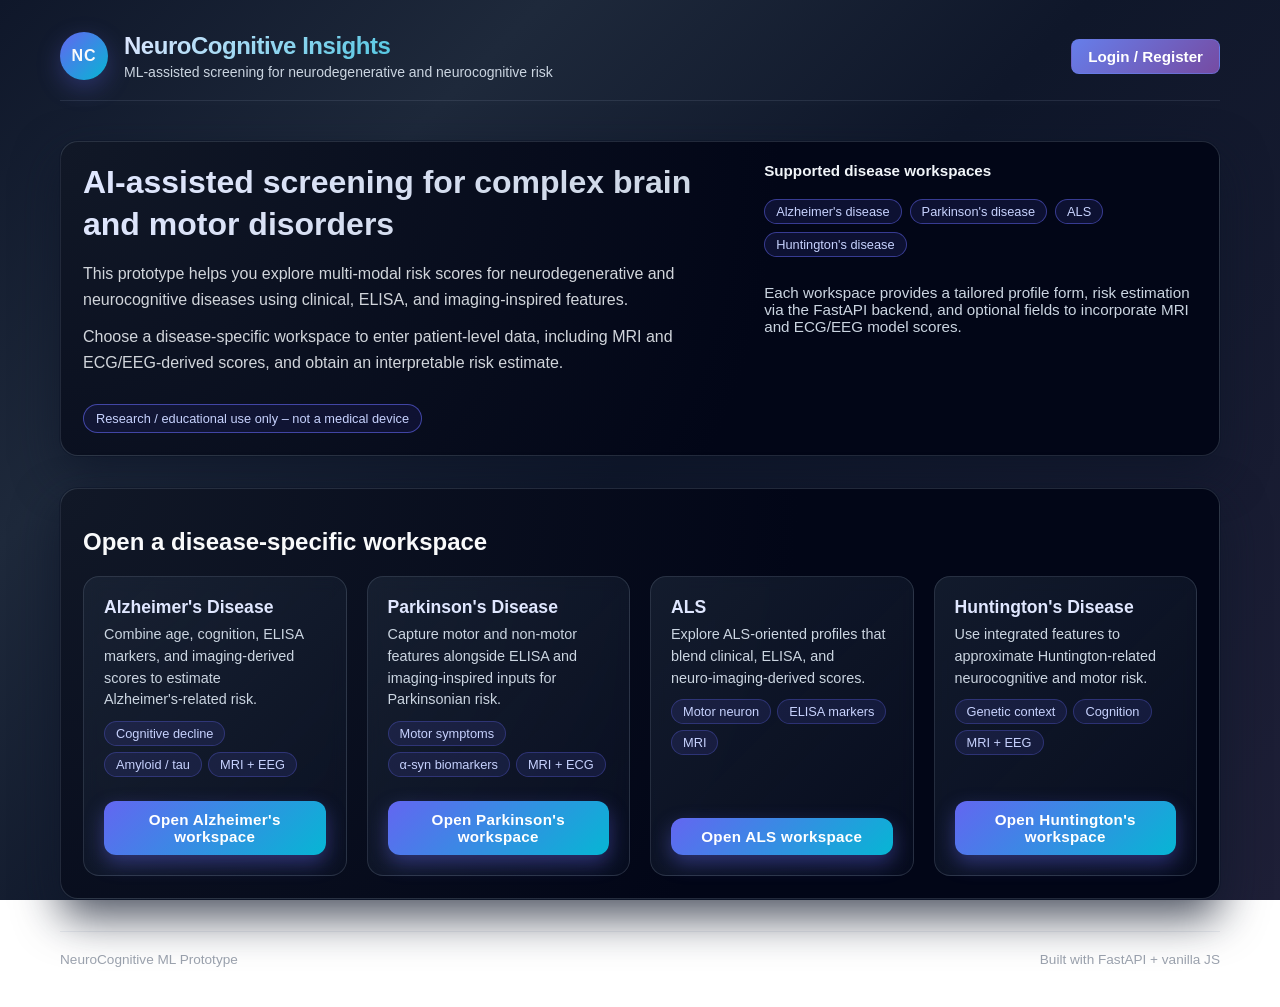
<file: frontend/index.html>
<!DOCTYPE html>
<html lang="en">
  <head>
    <meta charset="UTF-8" />
    <title>NeuroCognitive Insights – Home</title>
    <meta name="viewport" content="width=device-width, initial-scale=1" />
    <link rel="stylesheet" href="styles.css" />
  </head>
  <body>
    <div class="bg-animation">
      <div class="bg-shape bg-shape-1"></div>
      <div class="bg-shape bg-shape-2"></div>
      <div class="bg-shape bg-shape-3"></div>
    </div>
    <div class="app-shell">
      <header class="app-header">
        <div class="brand">
          <div class="logo-circle">NC</div>
          <div class="brand-text">
            <h1>NeuroCognitive Insights</h1>
            <p>ML-assisted screening for neurodegenerative and neurocognitive risk</p>
          </div>
        </div>
        <div class="header-auth">
          <span id="user-name" class="user-name" style="display: none;"></span>
          <button id="logout-btn" class="auth-btn logout-btn" style="display: none;">Logout</button>
          <a href="auth.html" id="login-link" class="auth-btn login-btn">Login / Register</a>
        </div>
      </header>

      <main class="app-main">
        <section class="card hero-card">
          <div class="hero-text">
            <h2>AI‑assisted screening for complex brain and motor disorders</h2>
            <p>
              This prototype helps you explore multi‑modal risk scores for
              neurodegenerative and neurocognitive diseases using clinical,
              ELISA, and imaging-inspired features.
            </p>
            <p>
              Choose a disease‑specific workspace to enter patient‑level data,
              including MRI and ECG/EEG‑derived scores, and obtain an
              interpretable risk estimate.
            </p>
            <div class="tagline">
              <span>Research / educational use only – not a medical device</span>
            </div>
          </div>
          <div class="hero-aside">
            <strong>Supported disease workspaces</strong>
            <div class="pill-row">
              <span class="pill">Alzheimer's disease</span>
              <span class="pill">Parkinson's disease</span>
              <span class="pill">ALS</span>
              <span class="pill">Huntington's disease</span>
            </div>
            <p>
              Each workspace provides a tailored profile form, risk estimation
              via the FastAPI backend, and optional fields to incorporate MRI
              and ECG/EEG model scores.
            </p>
          </div>
        </section>

        <section class="card">
          <h2>Open a disease‑specific workspace</h2>
          <div class="disease-grid">
            <article class="disease-card">
              <div>
                <h3>Alzheimer's Disease</h3>
                <p>
                  Combine age, cognition, ELISA markers, and imaging‑derived
                  scores to estimate Alzheimer's‑related risk.
                </p>
                <div class="disease-meta">
                  <span class="chip">Cognitive decline</span>
                  <span class="chip">Amyloid / tau</span>
                  <span class="chip">MRI + EEG</span>
                </div>
              </div>
              <div class="disease-link">
                <a href="alzheimers.html">
                  <button type="button">Open Alzheimer's workspace</button>
                </a>
              </div>
            </article>

            <article class="disease-card">
              <div>
                <h3>Parkinson's Disease</h3>
                <p>
                  Capture motor and non‑motor features alongside ELISA and
                  imaging‑inspired inputs for Parkinsonian risk.
                </p>
                <div class="disease-meta">
                  <span class="chip">Motor symptoms</span>
                  <span class="chip">α‑syn biomarkers</span>
                  <span class="chip">MRI + ECG</span>
                </div>
              </div>
              <div class="disease-link">
                <a href="parkinsons.html">
                  <button type="button">Open Parkinson's workspace</button>
                </a>
              </div>
            </article>

            <article class="disease-card">
              <div>
                <h3>ALS</h3>
                <p>
                  Explore ALS‑oriented profiles that blend clinical, ELISA, and
                  neuro‑imaging‑derived scores.
                </p>
                <div class="disease-meta">
                  <span class="chip">Motor neuron</span>
                  <span class="chip">ELISA markers</span>
                  <span class="chip">MRI</span>
                </div>
              </div>
              <div class="disease-link">
                <a href="als.html">
                  <button type="button">Open ALS workspace</button>
                </a>
              </div>
            </article>

            <article class="disease-card">
              <div>
                <h3>Huntington's Disease</h3>
                <p>
                  Use integrated features to approximate Huntington‑related
                  neurocognitive and motor risk.
                </p>
                <div class="disease-meta">
                  <span class="chip">Genetic context</span>
                  <span class="chip">Cognition</span>
                  <span class="chip">MRI + EEG</span>
                </div>
              </div>
              <div class="disease-link">
                <a href="huntington.html">
                  <button type="button">Open Huntington's workspace</button>
                </a>
              </div>
            </article>
          </div>
        </section>
      </main>

      <footer class="app-footer">
        <span>NeuroCognitive ML Prototype</span>
        <span>Built with FastAPI + vanilla JS</span>
      </footer>
    </div>
  </body>
</html>
</file>
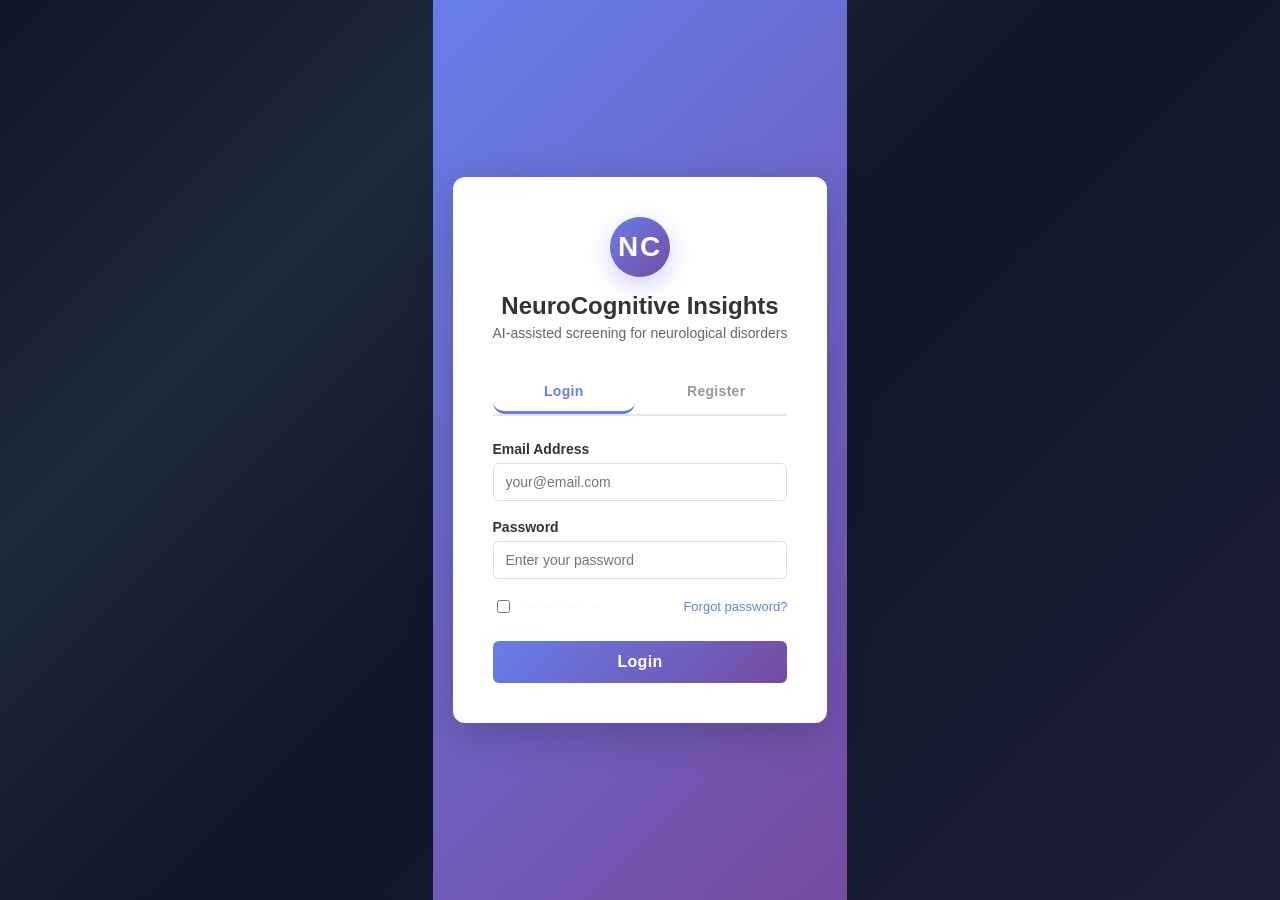
<file: frontend/auth.html>
<!DOCTYPE html>
<html lang="en">
<head>
    <meta charset="UTF-8" />
    <title>NeuroCognitive Insights – Login/Register</title>
    <meta name="viewport" content="width=device-width, initial-scale=1" />
    <link rel="stylesheet" href="styles.css" />
    <style>
        .auth-container {
            display: flex;
            justify-content: center;
            align-items: center;
            min-height: 100vh;
            background: linear-gradient(135deg, #667eea 0%, #764ba2 100%);
            padding: 20px;
        }

        .auth-card {
            background: white;
            border-radius: 12px;
            box-shadow: 0 10px 40px rgba(0, 0, 0, 0.2);
            width: 100%;
            max-width: 400px;
            padding: 40px;
            animation: slideIn 0.3s ease-out;
        }

        @keyframes slideIn {
            from {
                opacity: 0;
                transform: translateY(20px);
            }
            to {
                opacity: 1;
                transform: translateY(0);
            }
        }

        .auth-header {
            text-align: center;
            margin-bottom: 30px;
        }

        .auth-header .logo-circle {
            width: 60px;
            height: 60px;
            border-radius: 50%;
            background: linear-gradient(135deg, #667eea 0%, #764ba2 100%);
            color: white;
            display: flex;
            align-items: center;
            justify-content: center;
            font-size: 28px;
            font-weight: bold;
            margin: 0 auto 15px;
        }

        .auth-header h1 {
            margin: 0;
            color: #333;
            font-size: 24px;
        }

        .auth-header p {
            margin: 5px 0 0;
            color: #666;
            font-size: 14px;
        }

        .auth-tabs {
            display: flex;
            gap: 10px;
            margin-bottom: 25px;
            border-bottom: 2px solid #e5e5e5;
        }

        .auth-tab {
            flex: 1;
            padding: 12px;
            border: none;
            background: none;
            cursor: pointer;
            font-size: 14px;
            font-weight: 600;
            color: #999;
            border-bottom: 3px solid transparent;
            transition: all 0.3s ease;
        }

        .auth-tab.active {
            color: #667eea;
            border-bottom-color: #667eea;
        }

        .auth-form-section {
            display: none;
        }

        .auth-form-section.active {
            display: block;
        }

        .form-group {
            margin-bottom: 18px;
        }

        .form-group label {
            display: block;
            margin-bottom: 6px;
            color: #333;
            font-weight: 600;
            font-size: 14px;
        }

        .form-group input {
            width: 100%;
            padding: 10px 12px;
            border: 1px solid #ddd;
            border-radius: 6px;
            font-size: 14px;
            transition: border-color 0.3s ease;
            box-sizing: border-box;
        }

        .form-group input:focus {
            outline: none;
            border-color: #667eea;
            box-shadow: 0 0 0 3px rgba(102, 126, 234, 0.1);
        }

        .form-group input.error {
            border-color: #dc3545;
        }

        .error-message {
            color: #dc3545;
            font-size: 12px;
            margin-top: 4px;
            display: none;
        }

        .error-message.show {
            display: block;
        }

        .form-group input.error ~ .error-message {
            display: block;
        }

        .submit-btn {
            width: 100%;
            padding: 12px;
            background: linear-gradient(135deg, #667eea 0%, #764ba2 100%);
            color: white;
            border: none;
            border-radius: 6px;
            font-size: 16px;
            font-weight: 600;
            cursor: pointer;
            transition: transform 0.2s ease, box-shadow 0.2s ease;
            margin-top: 10px;
        }

        .submit-btn:hover:not(:disabled) {
            transform: translateY(-2px);
            box-shadow: 0 5px 20px rgba(102, 126, 234, 0.4);
        }

        .submit-btn:disabled {
            opacity: 0.6;
            cursor: not-allowed;
        }

        .info-message {
            padding: 10px;
            border-radius: 6px;
            font-size: 14px;
            margin-bottom: 15px;
            display: none;
        }

        .info-message.show {
            display: block;
        }

        .info-message.success {
            background: #d4edda;
            color: #155724;
            border: 1px solid #c3e6cb;
        }

        .info-message.error {
            background: #f8d7da;
            color: #721c24;
            border: 1px solid #f5c6cb;
        }

        .remember-forgot {
            display: flex;
            justify-content: space-between;
            align-items: center;
            font-size: 13px;
            margin-bottom: 15px;
        }

        .remember-forgot a {
            color: #667eea;
            text-decoration: none;
        }

        .remember-forgot a:hover {
            text-decoration: underline;
        }

        .checkbox-group {
            display: flex;
            align-items: center;
            gap: 6px;
        }

        .checkbox-group input[type="checkbox"] {
            width: auto;
            cursor: pointer;
        }

        .form-footer {
            text-align: center;
            margin-top: 20px;
            font-size: 14px;
            color: #666;
        }

        .form-footer a {
            color: #667eea;
            text-decoration: none;
            font-weight: 600;
        }

        .form-footer a:hover {
            text-decoration: underline;
        }
    </style>
</head>
<body>
    <div class="auth-container">
        <div class="auth-card">
            <div class="auth-header">
                <div class="logo-circle">NC</div>
                <h1>NeuroCognitive Insights</h1>
                <p>AI-assisted screening for neurological disorders</p>
            </div>

            <div class="auth-tabs">
                <button class="auth-tab active" data-tab="login">Login</button>
                <button class="auth-tab" data-tab="register">Register</button>
            </div>

            <!-- LOGIN FORM -->
            <form id="login-form" class="auth-form-section active">
                <div id="login-message" class="info-message"></div>

                <div class="form-group">
                    <label for="login-email">Email Address</label>
                    <input type="email" id="login-email" name="email" placeholder="your@email.com" required />
                    <span class="error-message">Please enter a valid email</span>
                </div>

                <div class="form-group">
                    <label for="login-password">Password</label>
                    <input type="password" id="login-password" name="password" placeholder="Enter your password" required />
                    <span class="error-message">Password is required</span>
                </div>

                <div class="remember-forgot">
                    <label class="checkbox-group">
                        <input type="checkbox" id="remember-me" name="remember" />
                        <span>Remember me</span>
                    </label>
                    <a href="#forgot-password">Forgot password?</a>
                </div>

                <button type="submit" class="submit-btn">Login</button>
            </form>

            <!-- REGISTER FORM -->
            <form id="register-form" class="auth-form-section">
                <div id="register-message" class="info-message"></div>

                <div class="form-group">
                    <label for="register-name">Full Name</label>
                    <input type="text" id="register-name" name="full_name" placeholder="John Doe" required />
                    <span class="error-message">Full name is required</span>
                </div>

                <div class="form-group">
                    <label for="register-email">Email Address</label>
                    <input type="email" id="register-email" name="email" placeholder="your@email.com" required />
                    <span class="error-message">Please enter a valid email</span>
                </div>

                <div class="form-group">
                    <label for="register-password">Password</label>
                    <input type="password" id="register-password" name="password" placeholder="Min. 8 characters" required />
                    <span class="error-message">Password must be at least 8 characters</span>
                </div>

                <div class="form-group">
                    <label for="register-confirm">Confirm Password</label>
                    <input type="password" id="register-confirm" name="confirm_password" placeholder="Confirm your password" required />
                    <span class="error-message">Passwords do not match</span>
                </div>

                <label class="checkbox-group" style="margin-bottom: 15px;">
                    <input type="checkbox" id="terms" name="terms" required />
                    <span>I agree to the Terms and Conditions</span>
                </label>

                <button type="submit" class="submit-btn">Register</button>
            </form>
        </div>
    </div>

    <script>
        const API_BASE_URL = "http://localhost:8000";

        // Tab switching
        document.querySelectorAll(".auth-tab").forEach(tab => {
            tab.addEventListener("click", () => {
                const tabName = tab.dataset.tab;
                
                // Update active tab
                document.querySelectorAll(".auth-tab").forEach(t => t.classList.remove("active"));
                tab.classList.add("active");

                // Update active form
                document.querySelectorAll(".auth-form-section").forEach(form => {
                    form.classList.remove("active");
                });
                document.getElementById(`${tabName}-form`).classList.add("active");
            });
        });

        // Login form submission
        document.getElementById("login-form").addEventListener("submit", async (e) => {
            e.preventDefault();

            const email = document.getElementById("login-email").value;
            const password = document.getElementById("login-password").value;
            const rememberMe = document.getElementById("remember-me").checked;

            try {
                const response = await fetch(`${API_BASE_URL}/auth/login`, {
                    method: "POST",
                    headers: { "Content-Type": "application/json" },
                    body: JSON.stringify({ email, password }),
                });

                const data = await response.json();

                if (response.ok) {
                    // Store token and user info
                    localStorage.setItem("token", data.token);
                    localStorage.setItem("user", JSON.stringify(data.user));
                    if (rememberMe) {
                        localStorage.setItem("rememberMe", "true");
                    }

                    showMessage("login-message", "Login successful! Redirecting...", "success");
                    setTimeout(() => {
                        window.location.href = "index.html";
                    }, 1500);
                } else {
                    showMessage("login-message", data.detail || "Login failed", "error");
                }
            } catch (error) {
                showMessage("login-message", "Network error. Please try again.", "error");
            }
        });

        // Register form submission
        document.getElementById("register-form").addEventListener("submit", async (e) => {
            e.preventDefault();

            const fullName = document.getElementById("register-name").value;
            const email = document.getElementById("register-email").value;
            const password = document.getElementById("register-password").value;
            const confirmPassword = document.getElementById("register-confirm").value;

            // Validate passwords match
            if (password !== confirmPassword) {
                showMessage("register-message", "Passwords do not match", "error");
                return;
            }

            // Validate password length
            if (password.length < 8) {
                showMessage("register-message", "Password must be at least 8 characters", "error");
                return;
            }

            try {
                const response = await fetch(`${API_BASE_URL}/auth/register`, {
                    method: "POST",
                    headers: { "Content-Type": "application/json" },
                    body: JSON.stringify({ full_name: fullName, email, password }),
                });

                const data = await response.json();

                if (response.ok) {
                    showMessage("register-message", "Registration successful! Redirecting to login...", "success");
                    setTimeout(() => {
                        document.querySelector('[data-tab="login"]').click();
                        document.getElementById("login-email").value = email;
                    }, 1500);
                } else {
                    showMessage("register-message", data.detail || "Registration failed", "error");
                }
            } catch (error) {
                showMessage("register-message", "Network error. Please try again.", "error");
            }
        });

        function showMessage(elementId, message, type) {
            const element = document.getElementById(elementId);
            element.textContent = message;
            element.className = `info-message show ${type}`;
            
            if (type === "error") {
                setTimeout(() => {
                    element.classList.remove("show");
                }, 5000);
            }
        }

        // Auto-fill login if remember me was checked
        window.addEventListener("load", () => {
            if (localStorage.getItem("rememberMe") === "true") {
                const user = JSON.parse(localStorage.getItem("user") || "{}");
                if (user.email) {
                    document.getElementById("login-email").value = user.email;
                    document.getElementById("remember-me").checked = true;
                }
            }
        });
    </script>
</body>
</html>
</file>
<file: frontend/styles.css>
*,
*::before,
*::after {
  box-sizing: border-box;
}

html,
body {
  margin: 0;
  padding: 0;
  font-family: "Inter", -apple-system, BlinkMacSystemFont, "Segoe UI", sans-serif;
  background: linear-gradient(135deg, #0f172a 0%, #1e293b 25%, #0f172a 50%, #1e1f37 100%);
  background-attachment: fixed;
  color: #f9fafb;
  min-height: 100vh;
}

body {
  display: flex;
  justify-content: center;
  align-items: stretch;
}

.app-shell {
  max-width: 1200px;
  width: 100%;
  padding: 32px 20px 40px;
}

.app-header {
  display: flex;
  align-items: center;
  justify-content: space-between;
  margin-bottom: 40px;
  padding-bottom: 20px;
  border-bottom: 1px solid rgba(148, 163, 184, 0.15);
}

.header-auth {
  display: flex;
  align-items: center;
  gap: 16px;
}

.user-name {
  color: #cbd5e1;
  font-size: 0.95rem;
  font-weight: 500;
}

.auth-btn {
  padding: 8px 16px;
  border-radius: 8px;
  border: none;
  font-size: 0.95rem;
  font-weight: 600;
  cursor: pointer;
  transition: all 0.3s ease;
  text-decoration: none;
  display: inline-block;
}

.login-btn {
  background: linear-gradient(135deg, #667eea 0%, #764ba2 100%);
  color: white;
  border: 1px solid rgba(102, 126, 234, 0.5);
}

.login-btn:hover {
  transform: translateY(-2px);
  box-shadow: 0 5px 15px rgba(102, 126, 234, 0.4);
}

.logout-btn {
  background: rgba(220, 53, 69, 0.15);
  color: #f87171;
  border: 1px solid rgba(220, 53, 69, 0.5);
}

.logout-btn:hover {
  background: rgba(220, 53, 69, 0.25);
  transform: translateY(-2px);
}

.brand {
  display: flex;
  align-items: center;
  gap: 16px;
}

.logo-circle {
  width: 48px;
  height: 48px;
  border-radius: 999px;
  background: linear-gradient(135deg, #6366f1, #06b6d4);
  display: flex;
  align-items: center;
  justify-content: center;
  font-size: 1rem;
  font-weight: 700;
  letter-spacing: 0.06em;
  box-shadow: 0 8px 24px rgba(99, 102, 241, 0.3);
  animation: float 3s ease-in-out infinite;
}

@keyframes float {
  0%, 100% { transform: translateY(0px); }
  50% { transform: translateY(-8px); }
}

.brand-text h1 {
  margin: 0;
  font-size: 1.5rem;
  font-weight: 700;
  background: linear-gradient(135deg, #e0e7ff, #06b6d4);
  -webkit-background-clip: text;
  -webkit-text-fill-color: transparent;
  background-clip: text;
  letter-spacing: -0.02em;
}

.brand-text p {
  margin: 4px 0 0;
  font-size: 0.875rem;
  color: #cbd5e1;
  font-weight: 400;
}

.app-main {
  display: flex;
  flex-direction: column;
  gap: 32px;
}

.card {
  border-radius: 16px;
  padding: 28px;
  border: 1px solid rgba(148, 163, 184, 0.2);
  background: linear-gradient(135deg, rgba(15, 23, 42, 0.6) 0%, rgba(30, 41, 59, 0.4) 100%);
  backdrop-filter: blur(10px);
  box-shadow: 0 8px 32px rgba(0, 0, 0, 0.3);
  transition: all 0.3s ease;
}

.card:hover {
  border-color: rgba(148, 163, 184, 0.3);
  box-shadow: 0 12px 48px rgba(99, 102, 241, 0.2);
}

.hero-card {
  display: grid;
  grid-template-columns: minmax(0, 1.2fr) minmax(0, 0.8fr);
  gap: 32px;
}

.hero-text h2 {
  margin: 0 0 16px;
  font-size: 2rem;
  font-weight: 700;
  background: linear-gradient(135deg, #e0e7ff, #cbd5e1);
  -webkit-background-clip: text;
  -webkit-text-fill-color: transparent;
  background-clip: text;
  line-height: 1.3;
}

.hero-text p {
  margin: 12px 0;
  font-size: 1rem;
  color: #d1d5db;
  line-height: 1.6;
}

.tagline {
  margin-top: 16px;
  display: inline-flex;
  align-items: center;
  gap: 6px;
  padding: 6px 12px;
  border-radius: 999px;
  border: 1px solid rgba(99, 102, 241, 0.6);
  background: rgba(79, 70, 229, 0.1);
  font-size: 0.8rem;
  color: #c7d2fe;
}

.hero-aside {
  display: flex;
  flex-direction: column;
  gap: 12px;
  font-size: 0.95rem;
  color: #cbd5e1;
}

.hero-aside strong {
  color: #f1f5f9;
  font-weight: 600;
}

.pill-row {
  display: flex;
  flex-wrap: wrap;
  gap: 8px;
  margin-top: 8px;
}

.pill {
  padding: 4px 11px;
  border-radius: 999px;
  background: rgba(99, 102, 241, 0.12);
  border: 1px solid rgba(99, 102, 241, 0.5);
  font-size: 0.8rem;
  color: #c7d2fe;
  font-weight: 500;
}

.disease-grid {
  margin-top: 16px;
  display: grid;
  grid-template-columns: repeat(4, minmax(0, 1fr));
  gap: 20px;
}

.disease-card {
  border-radius: 16px;
  padding: 20px;
  background: linear-gradient(135deg, rgba(30, 41, 59, 0.6) 0%, rgba(15, 23, 42, 0.4) 100%);
  border: 1px solid rgba(148, 163, 184, 0.2);
  display: flex;
  flex-direction: column;
  justify-content: space-between;
  gap: 12px;
  cursor: pointer;
  transition: all 0.3s ease;
  backdrop-filter: blur(8px);
}

.disease-card:hover {
  border-color: rgba(99, 102, 241, 0.5);
  background: linear-gradient(135deg, rgba(30, 41, 59, 0.8) 0%, rgba(15, 23, 42, 0.6) 100%);
  transform: translateY(-4px);
  box-shadow: 0 12px 32px rgba(99, 102, 241, 0.25);
}

.disease-card h3 {
  margin: 0;
  font-size: 1.1rem;
  font-weight: 700;
  color: #e0e7ff;
}

.disease-card p {
  margin: 6px 0 0;
  font-size: 0.9rem;
  color: #cbd5e1;
  line-height: 1.5;
}

.disease-meta {
  display: flex;
  flex-wrap: wrap;
  gap: 6px;
  margin-top: 10px;
}

.disease-link {
  margin-top: 12px;
}

.disease-link a {
  text-decoration: none;
}

.disease-link button {
  width: 100%;
}

.card {
  background: radial-gradient(circle at top left, #111827 0, #020617 60%);
  border-radius: 18px;
  border: 1px solid rgba(148, 163, 184, 0.22);
  box-shadow:
    0 18px 45px rgba(15, 23, 42, 0.75),
    0 0 0 1px rgba(15, 23, 42, 0.5);
  padding: 20px 22px 22px;
  backdrop-filter: blur(12px);
}

.layout {
  display: grid;
  grid-template-columns: minmax(0, 1.1fr) minmax(0, 0.9fr);
  gap: 28px;
}

.layout-left h2,
.layout-right h2 {
  margin: 0 0 18px;
  font-size: 1.25rem;
  font-weight: 700;
  color: #e0e7ff;
}

.form-grid {
  display: grid;
  grid-template-columns: repeat(2, minmax(0, 1fr));
  gap: 16px 18px;
}

.form-field {
  display: flex;
  flex-direction: column;
  gap: 6px;
}

.form-field label {
  font-size: 0.9rem;
  color: #e0e7ff;
  font-weight: 500;
}

.hint {
  font-size: 0.8rem;
  color: #9ca3af;
  margin-left: 0px;
  font-weight: 400;
}

input[type="number"],
select {
  border-radius: 12px;
  border: 1.5px solid rgba(148, 163, 184, 0.2);
  background: rgba(15, 23, 42, 0.5);
  color: #e5e7eb;
  padding: 10px 12px;
  font-size: 0.9rem;
  outline: none;
  transition: all 0.2s ease;
  backdrop-filter: blur(4px);
}

input[type="number"]:focus,
select:focus {
  border-color: rgba(99, 102, 241, 0.7);
  background: rgba(15, 23, 42, 0.8);
  box-shadow: 0 0 0 3px rgba(99, 102, 241, 0.1);
}

input[type="number"]::placeholder {
  color: #64748b;
}

.form-actions {
  grid-column: 1 / -1;
  display: flex;
  gap: 12px;
  margin-top: 8px;
}

button {
  border-radius: 12px;
  border: none;
  cursor: pointer;
  padding: 10px 18px;
  font-size: 0.95rem;
  font-weight: 600;
  display: inline-flex;
  align-items: center;
  justify-content: center;
  gap: 6px;
  transition: all 0.2s ease;
  letter-spacing: 0.3px;
}

button#submit-btn,
.disease-link button {
  background: linear-gradient(135deg, #6366f1 0%, #06b6d4 100%);
  color: #fff;
  box-shadow: 0 8px 20px rgba(99, 102, 241, 0.4);
}

button#submit-btn:hover,
.disease-link button:hover {
  transform: translateY(-2px);
  box-shadow: 0 12px 28px rgba(99, 102, 241, 0.6);
}

button#submit-btn:active,
.disease-link button:active {
  transform: translateY(0px);
}

button.secondary {
  background: rgba(148, 163, 184, 0.1);
  color: #cbd5e1;
  border: 1.5px solid rgba(148, 163, 184, 0.3);
}

button.secondary:hover {
  background: rgba(148, 163, 184, 0.15);
  border-color: rgba(148, 163, 184, 0.5);
}

button.tertiary {
  background: transparent;
  color: #a0aec0;
  border: 1.5px solid rgba(148, 163, 184, 0.3);
  font-size: 0.85rem;
  padding: 8px 14px;
}

button.tertiary:hover {
  color: #e0e7ff;
  border-color: rgba(99, 102, 241, 0.5);
  background: rgba(99, 102, 241, 0.08);
}

.disclaimer {
  grid-column: 1 / -1;
  margin: 8px 0 0;
  font-size: 0.8rem;
  color: #9ca3af;
  line-height: 1.4;
}

.result-card {
  border-radius: 16px;
  padding: 20px;
  border: 1.5px solid rgba(148, 163, 184, 0.2);
  background: linear-gradient(135deg, rgba(30, 41, 59, 0.5) 0%, rgba(15, 23, 42, 0.3) 100%);
  min-height: 140px;
  display: flex;
  flex-direction: column;
  gap: 12px;
  backdrop-filter: blur(8px);
}

.result-empty {
  justify-content: center;
  align-items: center;
  text-align: center;
}

.placeholder {
  margin: 0;
  font-size: 0.95rem;
  color: #9ca3af;
}

.risk-badge {
  display: inline-flex;
  align-items: center;
  justify-content: center;
  gap: 8px;
  border-radius: 12px;
  padding: 6px 14px;
  font-size: 0.85rem;
  font-weight: 600;
  letter-spacing: 0.5px;
  width: fit-content;
}

.risk-badge.low {
  background: linear-gradient(135deg, rgba(22, 163, 74, 0.2), rgba(74, 222, 128, 0.1));
  color: #86efac;
  border: 1px solid rgba(74, 222, 128, 0.5);
}

.risk-badge.moderate {
  background: linear-gradient(135deg, rgba(251, 146, 60, 0.2), rgba(251, 191, 36, 0.1));
  color: #fcd34d;
  border: 1px solid rgba(251, 191, 36, 0.6);
}

.risk-badge.high {
  background: linear-gradient(135deg, rgba(248, 113, 113, 0.2), rgba(252, 165, 165, 0.1));
  color: #fca5a5;
  border: 1px solid rgba(248, 113, 113, 0.6);
}

.risk-score {
  font-size: 2.4rem;
  font-weight: 700;
  background: linear-gradient(135deg, #e0e7ff, #cbd5e1);
  -webkit-background-clip: text;
  -webkit-text-fill-color: transparent;
  background-clip: text;
}

.risk-score span {
  font-size: 1rem;
  font-weight: 500;
  color: #9ca3af;
}

.risk-gauge {
  margin-top: 12px;
}

.gauge-bar {
  height: 10px;
  border-radius: 999px;
  background: rgba(148, 163, 184, 0.15);
  overflow: hidden;
  border: 1px solid rgba(148, 163, 184, 0.2);
}

.gauge-fill {
  height: 100%;
  border-radius: 999px;
  transition: width 0.6s cubic-bezier(0.34, 1.56, 0.64, 1);
}

.gauge-fill.low {
  background: linear-gradient(90deg, #22c55e, #86efac);
}

.gauge-fill.moderate {
  background: linear-gradient(90deg, #f97316, #fcd34d);
}

.gauge-fill.high {
  background: linear-gradient(90deg, #ef4444, #fca5a5);
}

.summary-text {
  margin: 6px 0 0;
  font-size: 0.95rem;
  color: #e0e7ff;
  line-height: 1.6;
  font-weight: 500;
}

.recommendation-card {
  margin-top: 16px;
  padding: 16px 18px;
  border-radius: 14px;
  background: linear-gradient(135deg, rgba(99, 102, 241, 0.1) 0%, rgba(6, 182, 212, 0.05) 100%);
  border: 1.5px solid rgba(99, 102, 241, 0.3);
  animation: slideIn 0.3s ease;
}

@keyframes slideIn {
  from {
    opacity: 0;
    transform: translateY(-10px);
  }
  to {
    opacity: 1;
    transform: translateY(0);
  }
}

.recommendation-card h3 {
  margin: 0 0 12px;
  font-size: 1rem;
  font-weight: 700;
  color: #a5f3fc;
}

.recommendation-list {
  margin: 0;
  padding: 0 0 0 20px;
  list-style: none;
}

.recommendation-list li {
  margin: 8px 0;
  font-size: 0.9rem;
  color: #cbd5e1;
  line-height: 1.6;
}

.recommendation-list li strong {
  color: #06b6d4;
  font-weight: 600;
}

.action-buttons {
  display: flex;
  gap: 10px;
  margin-top: 14px;
  flex-wrap: wrap;
}

.chips {
  display: flex;
  flex-wrap: wrap;
  gap: 8px;
  margin-top: 8px;
}

.chip {
  padding: 4px 11px;
  border-radius: 999px;
  background: rgba(99, 102, 241, 0.12);
  border: 1px solid rgba(99, 102, 241, 0.3);
  font-size: 0.8rem;
  color: #c7d2fe;
  font-weight: 500;
}

.debug-card {
  margin-top: 14px;
  padding: 12px 14px;
  border-radius: 12px;
  background: rgba(15, 23, 42, 0.8);
  border: 1.5px dashed rgba(148, 163, 184, 0.3);
  max-height: 300px;
  overflow: auto;
}

.debug-card pre {
  margin: 0;
  font-size: 0.8rem;
  color: #9ca3af;
  white-space: pre-wrap;
  word-break: break-word;
  font-family: "Monaco", "Menlo", monospace;
}

#history-container {
  margin-top: 20px;
  padding-top: 20px;
  border-top: 1px solid rgba(148, 163, 184, 0.15);
}

.history-title {
  margin: 0 0 14px;
  font-size: 1rem;
  font-weight: 700;
  color: #e0e7ff;
}

.history-empty {
  margin: 0;
  font-size: 0.9rem;
  color: #9ca3af;
  text-align: center;
  padding: 20px;
}

.history-list {
  display: flex;
  flex-direction: column;
  gap: 10px;
}

.history-item {
  padding: 12px 14px;
  border-radius: 12px;
  background: rgba(15, 23, 42, 0.6);
  border: 1.5px solid rgba(148, 163, 184, 0.2);
  cursor: pointer;
  transition: all 0.2s ease;
  display: flex;
  justify-content: space-between;
  align-items: center;
}

.history-item:hover {
  border-color: rgba(148, 163, 184, 0.4);
  background: rgba(15, 23, 42, 0.8);
  transform: translateX(4px);
}

.history-item.history-low {
  border-left: 3px solid #22c55e;
}

.history-item.history-moderate {
  border-left: 3px solid #f97316;
}

.history-item.history-high {
  border-left: 3px solid #ef4444;
}

.history-date {
  font-size: 0.85rem;
  color: #cbd5e1;
  font-weight: 500;
  min-width: 120px;
}

.history-time {
  font-size: 0.75rem;
  color: #9ca3af;
  margin-left: 6px;
}

.history-details {
  display: flex;
  align-items: center;
  gap: 12px;
  flex: 1;
}

.history-badge {
  padding: 3px 8px;
  border-radius: 6px;
  font-size: 0.75rem;
  font-weight: 600;
  text-transform: uppercase;
  letter-spacing: 0.5px;
}

.history-badge.low {
  background: rgba(22, 163, 74, 0.15);
  color: #86efac;
}

.history-badge.moderate {
  background: rgba(251, 146, 60, 0.15);
  color: #fcd34d;
}

.history-badge.high {
  background: rgba(248, 113, 113, 0.15);
  color: #fca5a5;
}

.history-score {
  font-size: 0.9rem;
  font-weight: 700;
  color: #e0e7ff;
  min-width: 60px;
}

.history-meta {
  font-size: 0.8rem;
  color: #9ca3af;
}

.hidden {
  display: none;
}

button:disabled {
  opacity: 0.5;
  cursor: not-allowed;
}

.app-footer {
  margin-top: 32px;
  display: flex;
  justify-content: space-between;
  font-size: 0.85rem;
  color: #9ca3af;
  padding-top: 20px;
  border-top: 1px solid rgba(148, 163, 184, 0.15);
}

@media (max-width: 900px) {
  .hero-card {
    grid-template-columns: minmax(0, 1fr);
  }

  .disease-grid {
    grid-template-columns: repeat(2, minmax(0, 1fr));
  }

  .layout {
    grid-template-columns: minmax(0, 1fr);
  }

  .form-grid {
    grid-template-columns: minmax(0, 1fr);
  }
}

@media (max-width: 600px) {
  .app-shell {
    padding-inline: 12px;
  }

  .card {
    padding-inline: 16px;
  }

   .disease-grid {
    grid-template-columns: minmax(0, 1fr);
  }
}

/* Background Animations */
.bg-animation {
  position: fixed;
  top: 0;
  left: 0;
  width: 100vw;
  height: 100vh;
  z-index: -1;
  overflow: hidden;
  pointer-events: none;
}

.bg-shape {
  position: absolute;
  filter: blur(80px);
  opacity: 0.5;
  animation: float-shape 20s infinite alternate ease-in-out;
}

.bg-shape-1 {
  width: 40vw;
  height: 40vw;
  background: radial-gradient(circle, rgba(99,102,241,0.2) 0%, rgba(0,0,0,0) 70%);
  top: -10%;
  left: -10%;
  animation-duration: 25s;
}

.bg-shape-2 {
  width: 50vw;
  height: 50vw;
  background: radial-gradient(circle, rgba(6,182,212,0.15) 0%, rgba(0,0,0,0) 70%);
  bottom: -20%;
  right: -10%;
  animation-duration: 22s;
}

.bg-shape-3 {
  width: 30vw;
  height: 30vw;
  background: radial-gradient(circle, rgba(139,92,246,0.15) 0%, rgba(0,0,0,0) 70%);
  top: 40%;
  left: 60%;
  animation-duration: 18s;
  animation-direction: alternate-reverse;
}

@keyframes float-shape {
  0% { transform: translate(0, 0) scale(1); }
  33% { transform: translate(50px, -50px) scale(1.1); }
  66% { transform: translate(-30px, 40px) scale(0.9); }
  100% { transform: translate(0, 0) scale(1); }
}

/* Demo & Chart Styles */
.demo-btn {
  background: linear-gradient(135deg, #10b981 0%, #059669 100%) !important;
  color: white !important;
  border: 1px solid rgba(16, 185, 129, 0.5) !important;
  box-shadow: 0 4px 15px rgba(16, 185, 129, 0.3) !important;
  border-radius: 12px;
  cursor: pointer;
  padding: 10px 18px;
  font-size: 0.95rem;
  font-weight: 600;
  display: inline-flex;
  align-items: center;
  justify-content: center;
  gap: 6px;
  transition: all 0.2s ease;
  letter-spacing: 0.3px;
}

.demo-btn:hover {
  transform: translateY(-2px) !important;
  box-shadow: 0 6px 20px rgba(16, 185, 129, 0.4) !important;
}

.chart-wrapper {
  margin-top: 20px;
  background: rgba(15, 23, 42, 0.5);
  border-radius: 12px;
  padding: 16px;
  border: 1px solid rgba(148, 163, 184, 0.2);
  min-height: 250px;
  display: flex;
  justify-content: center;
  align-items: center;
}

/* Medical Scan Image Uploader Widget */
.image-uploader-widget {
  margin: 20px 0;
  padding: 18px;
  background: linear-gradient(135deg, rgba(30, 41, 59, 0.4) 0%, rgba(15, 23, 42, 0.6) 100%);
  border: 1px solid rgba(148, 163, 184, 0.3);
  border-radius: 14px;
}

.uploader-header {
  display: flex;
  justify-content: space-between;
  align-items: center;
  margin-bottom: 12px;
}

.uploader-header h4 {
  margin: 0;
  font-size: 0.95rem;
  color: #e0e7ff;
  display: flex;
  align-items: center;
  gap: 8px;
}

.uploader-header .badge {
  background: rgba(99, 102, 241, 0.15);
  color: #a5b4fc;
  font-size: 0.7rem;
  padding: 3px 8px;
  border-radius: 6px;
  text-transform: uppercase;
  letter-spacing: 0.5px;
  border: 1px solid rgba(99, 102, 241, 0.3);
}

.uploader-dropzone {
  border: 2px dashed rgba(148, 163, 184, 0.4);
  background: rgba(15, 23, 42, 0.5);
  border-radius: 12px;
  padding: 24px;
  text-align: center;
  cursor: pointer;
  transition: all 0.3s ease;
  position: relative;
  overflow: hidden;
}

.uploader-dropzone:hover, .uploader-dropzone.dragover {
  border-color: rgba(99, 102, 241, 0.8);
  background: rgba(99, 102, 241, 0.05);
}

.dropzone-text p {
  margin: 0 0 4px;
  color: #cbd5e1;
  font-size: 0.9rem;
}

.dropzone-text .small {
  font-size: 0.75rem;
  color: #64748b;
}

#mri-preview-container {
  width: 100%;
  max-width: 200px;
  margin: 0 auto;
  position: relative;
}

#mri-preview {
  width: 100%;
  border-radius: 8px;
  display: block;
}

.scan-overlay {
  position: absolute;
  top: 0;
  left: 0;
  width: 100%;
  height: 4px;
  background: #06b6d4;
  box-shadow: 0 0 15px #06b6d4, 0 0 30px #06b6d4;
  z-index: 10;
  display: none;
  transition: top 0.25s linear;
}

.uploader-progress {
  margin-top: 16px;
}

.progress-bar-wrapper {
  height: 6px;
  background: rgba(148, 163, 184, 0.2);
  border-radius: 999px;
  overflow: hidden;
  margin-bottom: 8px;
}

.progress-bar-fill {
  height: 100%;
  width: 0%;
  background: linear-gradient(90deg, #6366f1, #06b6d4);
  transition: width 0.25s ease;
}

#mri-progress-text {
  margin: 0;
  font-size: 0.8rem;
  color: #a5b4fc;
  text-align: center;
}

.highlight-field input {
  animation: pulse-border 1.5s infinite;
  background: rgba(6, 182, 212, 0.1) !important;
}

@keyframes pulse-border {
  0% { box-shadow: 0 0 0 0 rgba(6, 182, 212, 0.5); }
  70% { box-shadow: 0 0 0 6px rgba(6, 182, 212, 0); }
  100% { box-shadow: 0 0 0 0 rgba(6, 182, 212, 0); }
}

/* ============ BROWNIE POINTS FEATURES ============ */

/* 1. DARK MODE & THEME CUSTOMIZATION */
:root {
  --primary-color: #6366f1;
  --secondary-color: #06b6d4;
  --success-color: #22c55e;
  --warning-color: #f97316;
  --danger-color: #ef4444;
  --bg-primary: #0f172a;
  --bg-secondary: #1e293b;
  --text-primary: #f9fafb;
  --text-secondary: #cbd5e1;
}

html.dark-mode {
  --primary-color: #6366f1;
  --secondary-color: #06b6d4;
  --bg-primary: #020617;
  --bg-secondary: #111827;
  --text-primary: #e0e7ff;
  --text-secondary: #94a3b8;
}

html.light-mode {
  --primary-color: #4f46e5;
  --secondary-color: #0891b2;
  --bg-primary: #f9fafb;
  --bg-secondary: #f3f4f6;
  --text-primary: #1f2937;
  --text-secondary: #6b7280;
  background: linear-gradient(135deg, #f3f4f6 0%, #e5e7eb 100%);
}

html.light-mode body { color: #1f2937; }
html.light-mode .card { background: linear-gradient(135deg, rgba(255, 255, 255, 0.8) 0%, rgba(243, 244, 246, 0.6) 100%); border-color: rgba(209, 213, 219, 0.4); }
html.light-mode input,
html.light-mode select { background: rgba(255, 255, 255, 0.8); color: #1f2937; border-color: rgba(209, 213, 219, 0.5); }
html.light-mode .result-card { background: linear-gradient(135deg, rgba(255, 255, 255, 0.6) 0%, rgba(243, 244, 246, 0.4) 100%); }
html.light-mode button#submit-btn { color: white; }

/* 2. HEADER CONTROLS */
.header-controls {
  display: flex;
  align-items: center;
  gap: 12px;
  margin-left: 16px;
}

.icon-btn {
  width: 40px;
  height: 40px;
  border-radius: 8px;
  border: 1px solid rgba(148, 163, 184, 0.3);
  background: rgba(148, 163, 184, 0.08);
  color: #cbd5e1;
  cursor: pointer;
  display: flex;
  align-items: center;
  justify-content: center;
  font-size: 1.2rem;
  transition: all 0.2s ease;
  position: relative;
}

.icon-btn:hover {
  border-color: rgba(99, 102, 241, 0.5);
  background: rgba(99, 102, 241, 0.1);
  color: #a5b4fc;
  transform: scale(1.05);
}

/* 3. SETTINGS PANEL */
.settings-panel {
  position: fixed;
  right: -400px;
  top: 0;
  width: 360px;
  height: 100vh;
  background: linear-gradient(135deg, #0f172a 0%, #1e293b 100%);
  border-left: 1px solid rgba(148, 163, 184, 0.2);
  padding: 24px;
  overflow-y: auto;
  z-index: 1000;
  transition: right 0.3s ease;
  box-shadow: -8px 0 32px rgba(0, 0, 0, 0.5);
}

.settings-panel.open {
  right: 0;
}

.settings-header {
  display: flex;
  justify-content: space-between;
  align-items: center;
  margin-bottom: 24px;
  padding-bottom: 16px;
  border-bottom: 1px solid rgba(148, 163, 184, 0.2);
}

.settings-header h3 {
  margin: 0;
  font-size: 1.2rem;
  color: #e0e7ff;
}

.settings-close {
  background: none;
  border: none;
  color: #cbd5e1;
  font-size: 1.5rem;
  cursor: pointer;
  padding: 0;
}

.settings-group {
  margin-bottom: 24px;
}

.settings-group h4 {
  margin: 0 0 12px;
  font-size: 0.85rem;
  text-transform: uppercase;
  letter-spacing: 0.05em;
  color: #a5b4fc;
  font-weight: 600;
}

.settings-option {
  display: flex;
  align-items: center;
  gap: 12px;
  padding: 10px 0;
  border-bottom: 1px solid rgba(148, 163, 184, 0.1);
}

.settings-option label {
  flex: 1;
  color: #cbd5e1;
  cursor: pointer;
  font-size: 0.9rem;
}

.toggle-switch {
  width: 50px;
  height: 28px;
  background: rgba(148, 163, 184, 0.2);
  border-radius: 999px;
  border: none;
  cursor: pointer;
  position: relative;
  transition: all 0.3s ease;
}

.toggle-switch.active {
  background: linear-gradient(135deg, #6366f1, #06b6d4);
}

.toggle-switch::after {
  content: '';
  position: absolute;
  width: 24px;
  height: 24px;
  background: white;
  border-radius: 50%;
  top: 2px;
  left: 2px;
  transition: left 0.3s ease;
}

.toggle-switch.active::after {
  left: 24px;
}

/* 4. HELP TOOLTIPS */
.help-icon {
  display: inline-block;
  width: 16px;
  height: 16px;
  background: rgba(99, 102, 241, 0.3);
  border: 1px solid rgba(99, 102, 241, 0.5);
  border-radius: 50%;
  text-align: center;
  line-height: 16px;
  font-size: 0.75rem;
  color: #a5b4fc;
  cursor: help;
  margin-left: 4px;
  position: relative;
}

.tooltip {
  position: absolute;
  bottom: 120%;
  left: 50%;
  transform: translateX(-50%);
  background: rgba(15, 23, 42, 0.95);
  border: 1px solid rgba(99, 102, 241, 0.4);
  border-radius: 8px;
  padding: 10px 12px;
  font-size: 0.8rem;
  color: #cbd5e1;
  white-space: nowrap;
  z-index: 100;
  opacity: 0;
  pointer-events: none;
  transition: opacity 0.2s ease;
  box-shadow: 0 8px 24px rgba(99, 102, 241, 0.2);
}

.help-icon:hover .tooltip {
  opacity: 1;
  pointer-events: auto;
}

/* 5. STATISTICS DASHBOARD */
.stats-dashboard {
  display: grid;
  grid-template-columns: repeat(4, 1fr);
  gap: 16px;
  margin-bottom: 24px;
  padding: 16px;
  background: linear-gradient(135deg, rgba(99, 102, 241, 0.08) 0%, rgba(6, 182, 212, 0.05) 100%);
  border-radius: 12px;
  border: 1px solid rgba(99, 102, 241, 0.2);
}

.stat-box {
  text-align: center;
}

.stat-label {
  font-size: 0.75rem;
  color: #a5b4fc;
  text-transform: uppercase;
  letter-spacing: 0.05em;
  margin-bottom: 6px;
  font-weight: 600;
}

.stat-value {
  font-size: 1.8rem;
  font-weight: 700;
  background: linear-gradient(135deg, #e0e7ff, #cbd5e1);
  -webkit-background-clip: text;
  -webkit-text-fill-color: transparent;
  background-clip: text;
}

/* 6. QUICK TEMPLATES */
.templates-grid {
  display: grid;
  grid-template-columns: repeat(2, 1fr);
  gap: 12px;
  margin-bottom: 16px;
}

.template-btn {
  background: linear-gradient(135deg, rgba(99, 102, 241, 0.1) 0%, rgba(6, 182, 212, 0.05) 100%);
  border: 1px solid rgba(99, 102, 241, 0.3);
  border-radius: 10px;
  padding: 12px;
  color: #cbd5e1;
  cursor: pointer;
  font-size: 0.85rem;
  text-align: left;
  transition: all 0.2s ease;
}

.template-btn:hover {
  border-color: rgba(99, 102, 241, 0.7);
  background: linear-gradient(135deg, rgba(99, 102, 241, 0.2) 0%, rgba(6, 182, 212, 0.1) 100%);
  transform: translateY(-2px);
}

.template-name {
  display: block;
  font-weight: 600;
  margin-bottom: 4px;
  color: #e0e7ff;
}

.template-desc {
  display: block;
  font-size: 0.75rem;
  color: #9ca3af;
}

/* 7. RISK TRENDS CHART */
.trends-container {
  background: rgba(15, 23, 42, 0.5);
  border: 1px solid rgba(148, 163, 184, 0.2);
  border-radius: 12px;
  padding: 16px;
  margin-top: 16px;
  min-height: 280px;
  display: flex;
  align-items: center;
  justify-content: center;
}

.trends-empty {
  color: #9ca3af;
  text-align: center;
  font-size: 0.9rem;
}

/* 8. SESSION TIMEOUT WARNING */
.timeout-warning {
  position: fixed;
  bottom: 20px;
  right: 20px;
  background: linear-gradient(135deg, rgba(220, 53, 69, 0.95) 0%, rgba(248, 113, 113, 0.9) 100%);
  border: 1px solid rgba(248, 113, 113, 0.5);
  border-radius: 12px;
  padding: 16px 20px;
  color: white;
  z-index: 999;
  box-shadow: 0 12px 32px rgba(220, 53, 69, 0.3);
  animation: slideUp 0.3s ease;
  max-width: 320px;
}

@keyframes slideUp {
  from {
    transform: translateY(100px);
    opacity: 0;
  }
  to {
    transform: translateY(0);
    opacity: 1;
  }
}

.timeout-text {
  margin: 0 0 12px;
  font-weight: 500;
  font-size: 0.9rem;
}

.timeout-countdown {
  font-size: 0.8rem;
  opacity: 0.9;
  margin-bottom: 12px;
}

.timeout-actions {
  display: flex;
  gap: 10px;
}

.timeout-actions button {
  flex: 1;
  padding: 8px 12px;
  font-size: 0.8rem;
  border-radius: 6px;
  border: none;
  cursor: pointer;
  font-weight: 600;
}

.timeout-stay {
  background: rgba(255, 255, 255, 0.2);
  color: white;
  transition: all 0.2s ease;
}

.timeout-stay:hover {
  background: rgba(255, 255, 255, 0.3);
}

.timeout-logout {
  background: rgba(255, 255, 255, 0.9);
  color: #991b1b;
  font-weight: 600;
}

/* 9. KEYBOARD SHORTCUTS GUIDE */
.shortcuts-modal {
  position: fixed;
  top: 0;
  left: 0;
  width: 100%;
  height: 100%;
  background: rgba(0, 0, 0, 0.7);
  display: none;
  align-items: center;
  justify-content: center;
  z-index: 2000;
  animation: fadeIn 0.2s ease;
}

.shortcuts-modal.open {
  display: flex;
}

@keyframes fadeIn {
  from { opacity: 0; }
  to { opacity: 1; }
}

.shortcuts-content {
  background: linear-gradient(135deg, #0f172a 0%, #1e293b 100%);
  border: 1px solid rgba(148, 163, 184, 0.2);
  border-radius: 16px;
  padding: 32px;
  max-width: 600px;
  max-height: 80vh;
  overflow-y: auto;
  box-shadow: 0 20px 60px rgba(0, 0, 0, 0.8);
}

.shortcuts-header {
  display: flex;
  justify-content: space-between;
  align-items: center;
  margin-bottom: 24px;
  padding-bottom: 16px;
  border-bottom: 1px solid rgba(148, 163, 184, 0.2);
}

.shortcuts-header h2 {
  margin: 0;
  color: #e0e7ff;
}

.shortcuts-close {
  background: none;
  border: none;
  color: #cbd5e1;
  font-size: 1.5rem;
  cursor: pointer;
  padding: 0;
}

.shortcuts-list {
  display: grid;
  grid-template-columns: repeat(2, 1fr);
  gap: 16px;
}

.shortcut-item {
  display: flex;
  flex-direction: column;
  gap: 8px;
}

.shortcut-key {
  display: inline-flex;
  gap: 4px;
  flex-wrap: wrap;
}

.key-badge {
  background: rgba(99, 102, 241, 0.15);
  border: 1px solid rgba(99, 102, 241, 0.4);
  border-radius: 6px;
  padding: 4px 8px;
  font-family: monospace;
  font-size: 0.8rem;
  color: #a5b4fc;
  font-weight: 600;
}

.shortcut-desc {
  font-size: 0.85rem;
  color: #cbd5e1;
}

/* 10. ACCESSIBILITY IMPROVEMENTS */
.sr-only {
  position: absolute;
  width: 1px;
  height: 1px;
  padding: 0;
  margin: -1px;
  overflow: hidden;
  clip: rect(0, 0, 0, 0);
  white-space: nowrap;
  border-width: 0;
}

/* High contrast mode support */
@media (prefers-contrast: more) {
  button {
    border-width: 2px;
  }
  input, select {
    border-width: 2px;
  }
}

/* Reduced motion support */
@media (prefers-reduced-motion: reduce) {
  * {
    animation-duration: 0.01ms !important;
    animation-iteration-count: 1 !important;
    transition-duration: 0.01ms !important;
  }
}

/* Focus visible for keyboard navigation */
button:focus-visible,
input:focus-visible,
select:focus-visible {
  outline: 2px solid #a5b4fc;
  outline-offset: 2px;
}

/* 11. AUTO-SAVE INDICATOR */
.autosave-indicator {
  display: inline-flex;
  align-items: center;
  gap: 6px;
  font-size: 0.75rem;
  color: #9ca3af;
  margin-top: 6px;
}

.autosave-dot {
  width: 6px;
  height: 6px;
  border-radius: 50%;
  background: #9ca3af;
  animation: pulse 2s infinite;
}

.autosave-dot.saved {
  background: #22c55e;
  animation: none;
}

@keyframes pulse {
  0%, 100% { opacity: 0.5; }
  50% { opacity: 1; }
}

/* 12. MOBILE RESPONSIVENESS ENHANCEMENTS */
@media (max-width: 768px) {
  .stats-dashboard {
    grid-template-columns: repeat(2, 1fr);
  }

  .templates-grid {
    grid-template-columns: 1fr;
  }

  .settings-panel {
    width: 100%;
  }

  .shortcuts-list {
    grid-template-columns: 1fr;
  }

  .shortcuts-content {
    max-width: 90%;
    padding: 20px;
  }

  .header-controls {
    gap: 8px;
  }

  .icon-btn {
    width: 36px;
    height: 36px;
    font-size: 1rem;
  }

  .form-grid {
    grid-template-columns: 1fr;
  }

  .form-actions {
    flex-direction: column;
  }

  button {
    width: 100%;
  }
}

@media (max-width: 480px) {
  .app-shell {
    padding: 16px 12px;
  }

  .card {
    padding: 16px;
    border-radius: 12px;
  }

  .result-card {
    padding: 16px;
  }

  .timeout-warning {
    right: 10px;
    bottom: 10px;
    left: 10px;
    max-width: none;
  }

  .hero-card {
    gap: 16px;
  }

  .hero-text h2 {
    font-size: 1.4rem;
  }

  .stat-value {
    font-size: 1.4rem;
  }
}

/* ============ DASHBOARD & CHARTS ============ */

.dashboard-container {
  display: grid;
  grid-template-columns: repeat(auto-fit, minmax(300px, 1fr));
  gap: 20px;
  margin-top: 24px;
  animation: slideIn 0.4s ease;
}

.dashboard-card {
  background: linear-gradient(135deg, rgba(30, 41, 59, 0.6) 0%, rgba(15, 23, 42, 0.4) 100%);
  border: 1px solid rgba(148, 163, 184, 0.2);
  border-radius: 14px;
  padding: 18px;
  backdrop-filter: blur(8px);
  display: flex;
  flex-direction: column;
  gap: 12px;
}

.dashboard-title {
  font-size: 0.9rem;
  font-weight: 600;
  text-transform: uppercase;
  letter-spacing: 0.05em;
  color: #a5b4fc;
  margin: 0;
}

.chart-container {
  position: relative;
  width: 100%;
  height: 250px;
  display: flex;
  align-items: center;
  justify-content: center;
  background: rgba(15, 23, 42, 0.5);
  border-radius: 10px;
  overflow: hidden;
}

.chart-container canvas {
  max-width: 100% !important;
  max-height: 100% !important;
}

.metrics-grid {
  display: grid;
  grid-template-columns: repeat(2, 1fr);
  gap: 12px;
}

.metric-item {
  background: rgba(99, 102, 241, 0.08);
  border: 1px solid rgba(99, 102, 241, 0.2);
  border-radius: 10px;
  padding: 12px;
  text-align: center;
}

.metric-label {
  font-size: 0.75rem;
  color: #9ca3af;
  text-transform: uppercase;
  letter-spacing: 0.05em;
  margin-bottom: 4px;
}

.metric-value {
  font-size: 1.4rem;
  font-weight: 700;
  background: linear-gradient(135deg, #a5b4fc, #6366f1);
  -webkit-background-clip: text;
  -webkit-text-fill-color: transparent;
  background-clip: text;
}

.metric-unit {
  font-size: 0.7rem;
  color: #6b7280;
  margin-top: 2px;
}

.severity-meter {
  width: 100%;
  height: 20px;
  background: linear-gradient(90deg, 
    #22c55e 0%, 
    #84cc16 25%, 
    #eab308 50%, 
    #f97316 75%, 
    #ef4444 100%);
  border-radius: 10px;
  position: relative;
  overflow: hidden;
  border: 1px solid rgba(148, 163, 184, 0.3);
}

.severity-indicator {
  position: absolute;
  width: 3px;
  height: 100%;
  background: white;
  box-shadow: 0 0 8px rgba(255, 255, 255, 0.5);
  top: 0;
  z-index: 10;
  transition: left 0.4s cubic-bezier(0.34, 1.56, 0.64, 1);
}

.severity-labels {
  display: flex;
  justify-content: space-between;
  margin-top: 6px;
  font-size: 0.7rem;
  color: #9ca3af;
}

.gauge-container {
  position: relative;
  width: 150px;
  height: 150px;
  margin: 0 auto;
}

.circular-progress {
  width: 100%;
  height: 100%;
  border-radius: 50%;
  background: conic-gradient(
    from 0deg,
    #ef4444 0deg,
    #f97316 90deg,
    #eab308 180deg,
    #84cc16 270deg,
    #22c55e 360deg
  );
  display: flex;
  align-items: center;
  justify-content: center;
  position: relative;
}

.circular-progress::after {
  content: '';
  position: absolute;
  width: 90%;
  height: 90%;
  border-radius: 50%;
  background: linear-gradient(135deg, #0f172a 0%, #1e293b 100%);
}

.gauge-value {
  position: absolute;
  font-size: 1.8rem;
  font-weight: 700;
  color: #e0e7ff;
  z-index: 10;
}

.gauge-label {
  position: absolute;
  font-size: 0.75rem;
  color: #9ca3af;
  z-index: 10;
  bottom: 10px;
}

.comparison-bars {
  display: flex;
  align-items: flex-end;
  gap: 8px;
  height: 120px;
  padding-bottom: 8px;
}

.bar-item {
  flex: 1;
  display: flex;
  flex-direction: column;
  align-items: center;
  gap: 6px;
}

.bar {
  width: 100%;
  background: linear-gradient(180deg, #6366f1 0%, #a5b4fc 100%);
  border-radius: 6px 6px 0 0;
  min-height: 20px;
  transition: all 0.3s ease;
  position: relative;
  overflow: hidden;
}

.bar::before {
  content: '';
  position: absolute;
  top: 0;
  left: 0;
  right: 0;
  height: 2px;
  background: linear-gradient(90deg, transparent, rgba(255, 255, 255, 0.5), transparent);
}

.bar:hover {
  box-shadow: 0 0 12px rgba(99, 102, 241, 0.4);
}

.bar-value {
  font-size: 0.85rem;
  font-weight: 700;
  color: #cbd5e1;
}

.bar-label {
  font-size: 0.75rem;
  color: #9ca3af;
  text-align: center;
  word-break: break-word;
  line-height: 1.2;
}

.dashboard-section {
  margin-top: 24px;
  padding-top: 24px;
  border-top: 1px solid rgba(148, 163, 184, 0.15);
}

.dashboard-section h3 {
  margin: 0 0 16px;
  color: #e0e7ff;
  font-size: 1.05rem;
  font-weight: 700;
  display: flex;
  align-items: center;
  gap: 8px;
}

.risk-matrix {
  display: grid;
  grid-template-columns: repeat(3, 1fr);
  gap: 12px;
}

.matrix-cell {
  background: rgba(99, 102, 241, 0.08);
  border: 1px solid rgba(99, 102, 241, 0.2);
  border-radius: 10px;
  padding: 12px;
  text-align: center;
}

.matrix-cell.high {
  background: rgba(248, 113, 113, 0.08);
  border-color: rgba(248, 113, 113, 0.3);
}

.matrix-cell.moderate {
  background: rgba(251, 146, 60, 0.08);
  border-color: rgba(251, 146, 60, 0.3);
}

.matrix-cell.low {
  background: rgba(34, 197, 94, 0.08);
  border-color: rgba(34, 197, 94, 0.3);
}

.matrix-label {
  font-size: 0.8rem;
  color: #9ca3af;
  text-transform: uppercase;
  margin-bottom: 6px;
}

.matrix-value {
  font-size: 1.6rem;
  font-weight: 700;
  background: linear-gradient(135deg, #e0e7ff, #cbd5e1);
  -webkit-background-clip: text;
  -webkit-text-fill-color: transparent;
  background-clip: text;
}

.insights-list {
  list-style: none;
  margin: 0;
  padding: 0;
  display: flex;
  flex-direction: column;
  gap: 10px;
}

.insight-item {
  background: rgba(99, 102, 241, 0.08);
  border-left: 3px solid #6366f1;
  border-radius: 6px;
  padding: 12px;
  font-size: 0.9rem;
  color: #cbd5e1;
  display: flex;
  align-items: flex-start;
  gap: 10px;
}

.insight-icon {
  font-size: 1.2rem;
  flex-shrink: 0;
  margin-top: 2px;
}

.insight-text {
  flex: 1;
  line-height: 1.5;
}

.tabs-container {
  display: flex;
  gap: 8px;
  margin-bottom: 16px;
  border-bottom: 1px solid rgba(148, 163, 184, 0.2);
  overflow-x: auto;
  padding-bottom: 12px;
}

.tab-btn {
  background: none;
  border: none;
  color: #9ca3af;
  cursor: pointer;
  padding: 8px 12px;
  font-size: 0.85rem;
  font-weight: 600;
  border-bottom: 2px solid transparent;
  transition: all 0.2s ease;
  white-space: nowrap;
}

.tab-btn:hover {
  color: #cbd5e1;
}

.tab-btn.active {
  color: #a5b4fc;
  border-bottom-color: #6366f1;
}

.tab-content {
  display: none;
}

.tab-content.active {
  display: block;
  animation: fadeIn 0.2s ease;
}

@media (max-width: 768px) {
  .dashboard-container {
    grid-template-columns: 1fr;
  }

  .metrics-grid {
    grid-template-columns: repeat(2, 1fr);
  }

  .chart-container {
    height: 200px;
  }

  .risk-matrix {
    grid-template-columns: repeat(2, 1fr);
  }

  .gauge-container {
    width: 120px;
    height: 120px;
  }

  .gauge-value {
    font-size: 1.4rem;
  }
}
</file>
